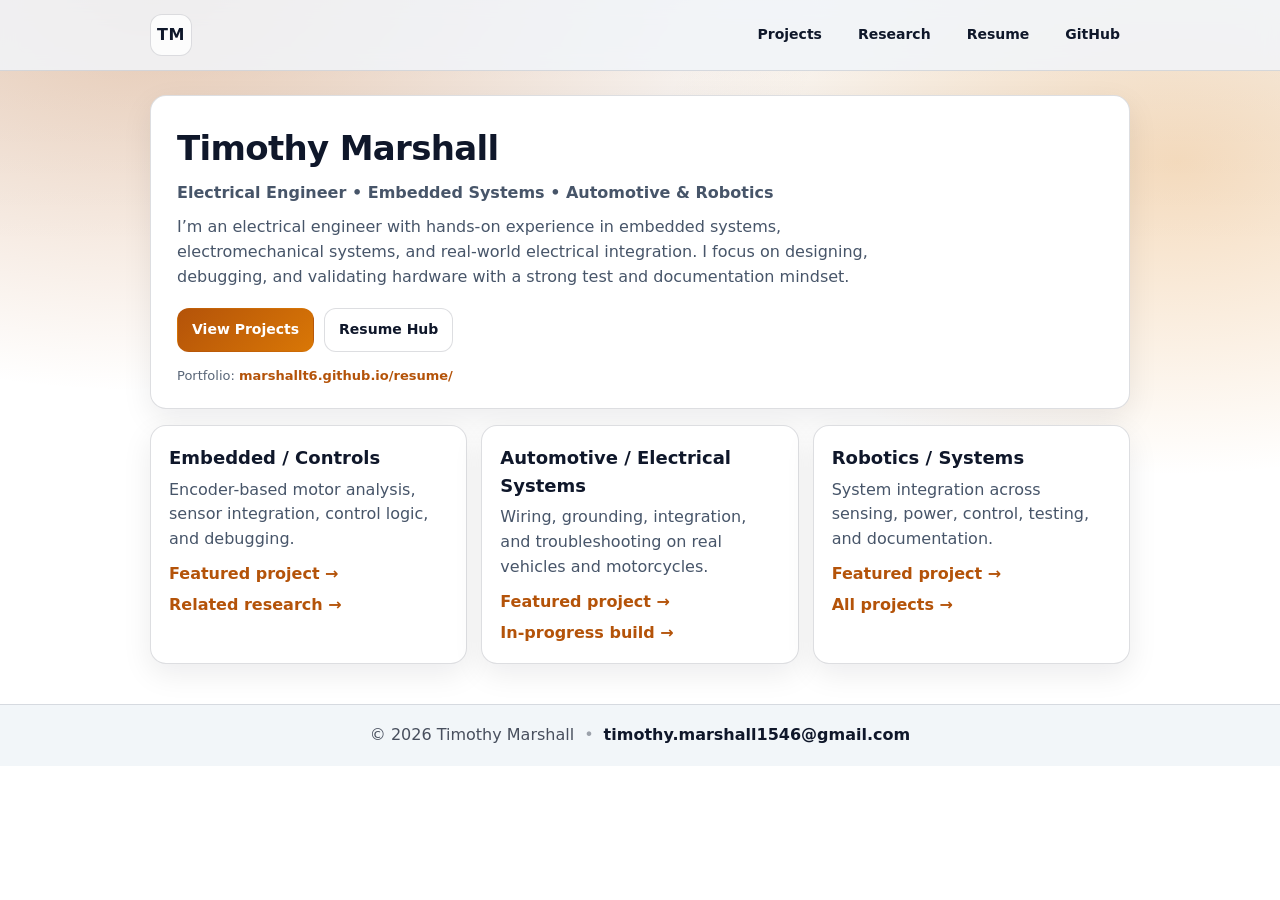
<file: index.html>
<!DOCTYPE html>
<html lang="en">
<head>
  <meta charset="UTF-8" />
  <title>Timothy Marshall | Electrical Engineer</title>
  <meta name="viewport" content="width=device-width, initial-scale=1.0" />
  <link rel="stylesheet" href="./css/style.css">
</head>

<body>
  <header class="site">
    <nav class="nav">
      <a class="brand" href="./">TM</a>

      <div class="navlinks">
        <a href="./project.html">Projects</a>
        <a href="./research.html">Research</a>
        <a href="./resume-hub.html">Resume</a>
        <a href="https://github.com/marshallt6" target="_blank" rel="noopener">GitHub</a>
      </div>
    </nav>
  </header>

  <main class="container">
    <section class="hero card">
      <h1>Timothy Marshall</h1>
      <p class="tagline">Electrical Engineer • Embedded Systems • Automotive & Robotics</p>

      <p class="summary">
        I’m an electrical engineer with hands-on experience in embedded systems,
        electromechanical systems, and real-world electrical integration.
        I focus on designing, debugging, and validating hardware with a strong
        test and documentation mindset.
      </p>

      <div class="cta">
        <a class="button primary" href="./project.html">View Projects</a>
        <a class="button" href="./resume-hub.html">Resume Hub</a>
      </div>

      <p class="meta">
        Portfolio:
        <a class="textlink" href="https://marshallt6.github.io/resume/" target="_blank" rel="noopener">
          marshallt6.github.io/resume/
        </a>
      </p>
    </section>

    <section class="grid">
      <article class="card project">
        <h2>Embedded / Controls</h2>
        <p>
          Encoder-based motor analysis, sensor integration,
          control logic, and debugging.
        </p>
        <a class="textlink" href="./projects/personal-robotics.html">
          Featured project →
        </a>
        <div style="margin-top: 6px;">
          <a class="textlink" href="./research.html">
            Related research →
          </a>
        </div>
      </article>

      <article class="card project">
        <h2>Automotive / Electrical Systems</h2>
        <p>
          Wiring, grounding, integration, and troubleshooting
          on real vehicles and motorcycles.
        </p>
        <a class="textlink" href="./projects/kz650-restomod.html">
          Featured project →
        </a>
        <div style="margin-top: 6px;">
          <a class="textlink" href="./projects/firebird-lt1.html">
            In-progress build →
          </a>
        </div>
      </article>

      <article class="card project">
        <h2>Robotics / Systems</h2>
        <p>
          System integration across sensing, power,
          control, testing, and documentation.
        </p>
        <a class="textlink" href="./projects/sar-capstone.html">
          Featured project →
        </a>
        <div style="margin-top: 6px;">
          <a class="textlink" href="./project.html">
            All projects →
          </a>
        </div>
      </article>
    </section>
  </main>

  <footer class="footer">
    <div class="container footer-inner">
      <span>© <span id="y"></span> Timothy Marshall</span>
      <span class="sep">•</span>
      <a class="textlink" href="mailto:timothy.marshall1546@gmail.com">
        timothy.marshall1546@gmail.com
      </a>
    </div>
  </footer>

  <script>
    document.getElementById("y").textContent = new Date().getFullYear();
  </script>
</body>
</html>
</file>
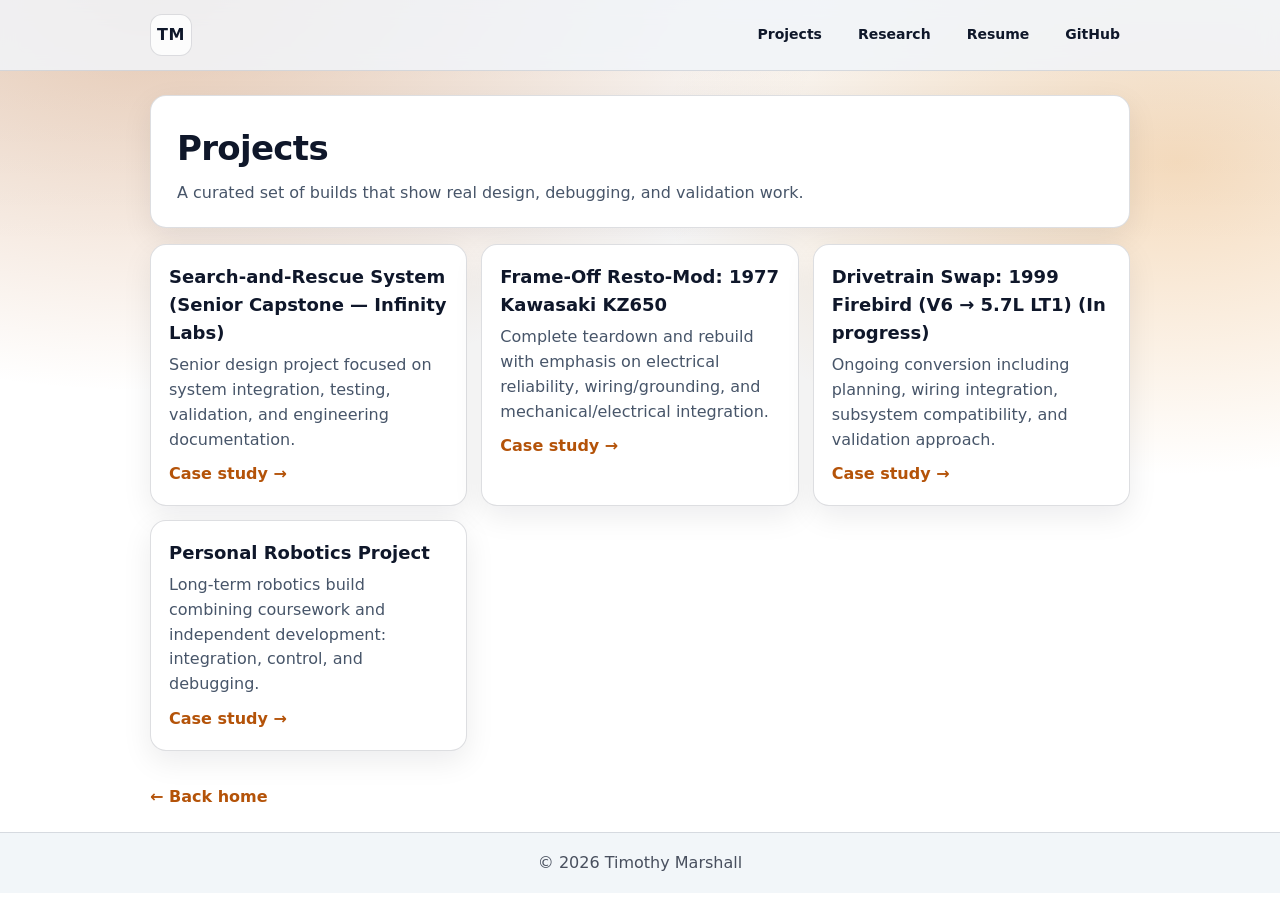
<file: project.html>
<!DOCTYPE html>
<html lang="en">
<head>
  <meta charset="UTF-8" />
  <title>Projects | Timothy Marshall</title>
  <meta name="viewport" content="width=device-width, initial-scale=1.0" />
  <link rel="stylesheet" href="./css/style.css">
</head>

<body>
  <header class="site">
    <nav class="nav">
      <a class="brand" href="./">TM</a>

      <div class="navlinks">
        <a href="./project.html">Projects</a>
        <a href="./research.html">Research</a>
        <a href="./resume-hub.html">Resume</a>
        <a href="https://github.com/marshallt6" target="_blank" rel="noopener">GitHub</a>
      </div>
    </nav>
  </header>

  <main class="container">
    <section class="hero card">
      <h1>Projects</h1>
      <p class="summary">
        A curated set of builds that show real design, debugging, and validation work.
      </p>
    </section>

    <section class="grid">
      <article class="card project">
        <h2>Search-and-Rescue System (Senior Capstone — Infinity Labs)</h2>
        <p>
          Senior design project focused on system integration, testing, validation,
          and engineering documentation.
        </p>
        <a class="textlink" href="./projects/sar-capstone.html">Case study →</a>
      </article>

      <article class="card project">
        <h2>Frame-Off Resto-Mod: 1977 Kawasaki KZ650</h2>
        <p>
          Complete teardown and rebuild with emphasis on electrical reliability,
          wiring/grounding, and mechanical/electrical integration.
        </p>
        <a class="textlink" href="./projects/kz650-restomod.html">Case study →</a>
      </article>

      <article class="card project">
        <h2>Drivetrain Swap: 1999 Firebird (V6 → 5.7L LT1) <span class="muted">(In progress)</span></h2>
        <p>
          Ongoing conversion including planning, wiring integration, subsystem compatibility,
          and validation approach.
        </p>
        <a class="textlink" href="./projects/firebird-lt1.html">Case study →</a>
      </article>

      <article class="card project">
        <h2>Personal Robotics Project</h2>
        <p>
          Long-term robotics build combining coursework and independent development:
          integration, control, and debugging.
        </p>
        <a class="textlink" href="./projects/personal-robotics.html">Case study →</a>
      </article>
    </section>

    <p style="margin-top: 18px;">
      <a class="textlink" href="./">← Back home</a>
    </p>
  </main>

  <footer class="footer">
    <div class="container footer-inner">
      <span>© <span id="y"></span> Timothy Marshall</span>
    </div>
  </footer>

  <script>
    document.getElementById("y").textContent = new Date().getFullYear();
  </script>
</body>
</html>
</file>
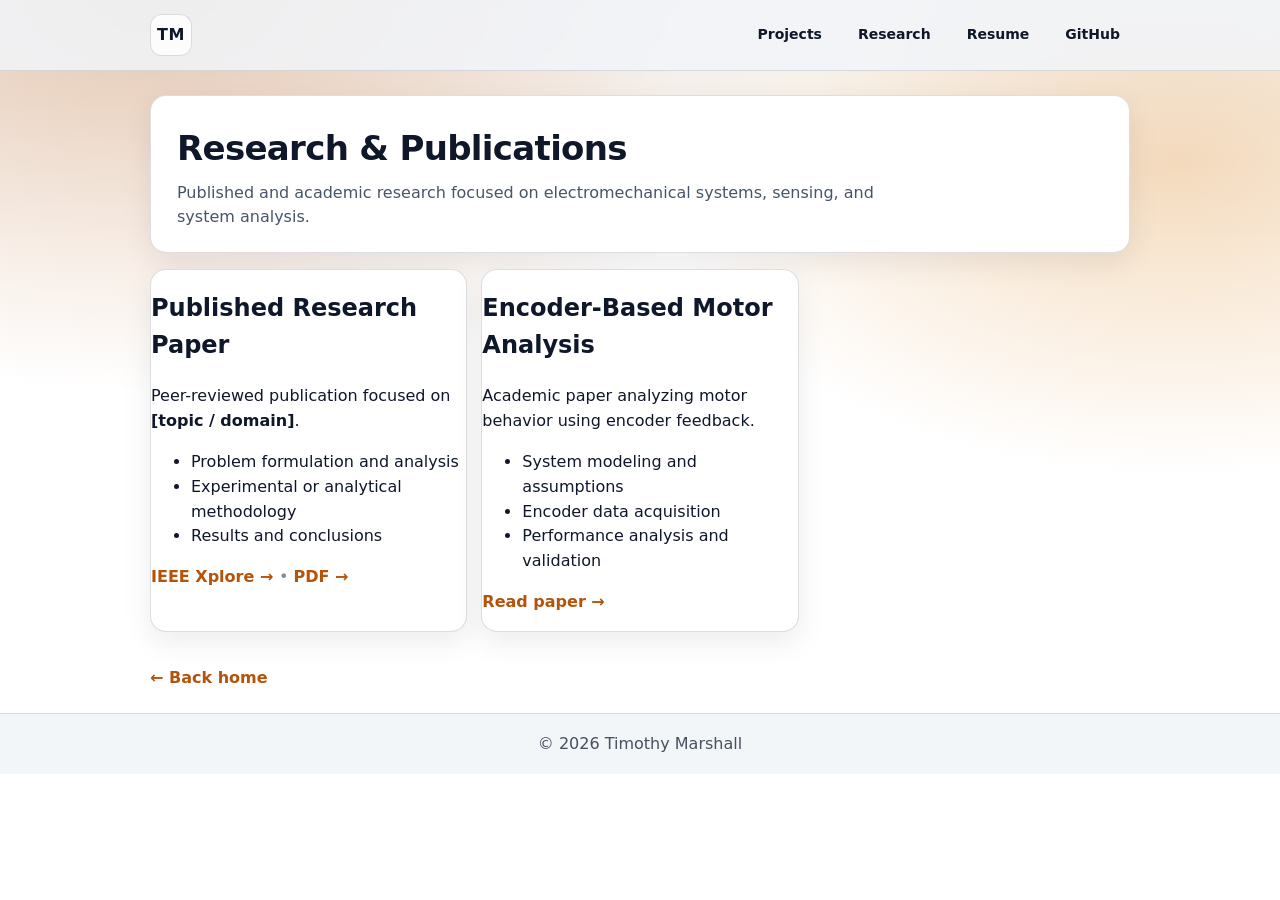
<file: research.html>
<!DOCTYPE html>
<html lang="en">
<head>
  <meta charset="UTF-8" />
  <title>Research & Publications | Timothy Marshall</title>
  <meta name="viewport" content="width=device-width, initial-scale=1.0" />
  <link rel="stylesheet" href="./css/style.css">
</head>

<body>
  <header class="site">
    <nav class="nav">
      <a class="brand" href="./">TM</a>

      <div class="navlinks">
        <a href="./project.html">Projects</a>
        <a href="./research.html">Research</a>
        <a href="./resume-hub.html">Resume</a>
        <a href="https://github.com/marshallt6" target="_blank" rel="noopener">GitHub</a>
      </div>
    </nav>
  </header>

  <main class="container">
    <section class="hero card">
      <h1>Research & Publications</h1>
      <p class="summary">
        Published and academic research focused on electromechanical systems,
        sensing, and system analysis.
      </p>
    </section>

    <section class="grid">
      <article class="card">
        <h2>Published Research Paper</h2>
        <p class="muted">
          Peer-reviewed publication focused on <strong>[topic / domain]</strong>.
        </p>
        <ul>
          <li>Problem formulation and analysis</li>
          <li>Experimental or analytical methodology</li>
          <li>Results and conclusions</li>
        </ul>
          <p>
            <a class="textlink"
               href="https://ieeexplore.ieee.org/document/10670632"
               target="_blank"
               rel="noopener">
              IEEE Xplore →
            </a>
            <span class="sep">•</span>
            <a class="textlink"
               href="./published-paper.pdf"
               target="_blank"
               rel="noopener">
              PDF →
            </a>
          </p>

      </article>

      <article class="card">
        <h2>Encoder-Based Motor Analysis</h2>
        <p class="muted">
          Academic paper analyzing motor behavior using encoder feedback.
        </p>
        <ul>
          <li>System modeling and assumptions</li>
          <li>Encoder data acquisition</li>
          <li>Performance analysis and validation</li>
        </ul>
        <p>
          <a class="textlink" href="./encoder-motor.pdf" target="_blank" rel="noopener">
            Read paper →
          </a>
        </p>
      </article>
    </section>

    <p style="margin-top: 18px;">
      <a class="textlink" href="./">← Back home</a>
    </p>
  </main>

  <footer class="footer">
    <div class="container footer-inner">
      <span>© <span id="y"></span> Timothy Marshall</span>
    </div>
  </footer>

  <script>
    document.getElementById("y").textContent = new Date().getFullYear();
  </script>
</body>
</html>
</file>
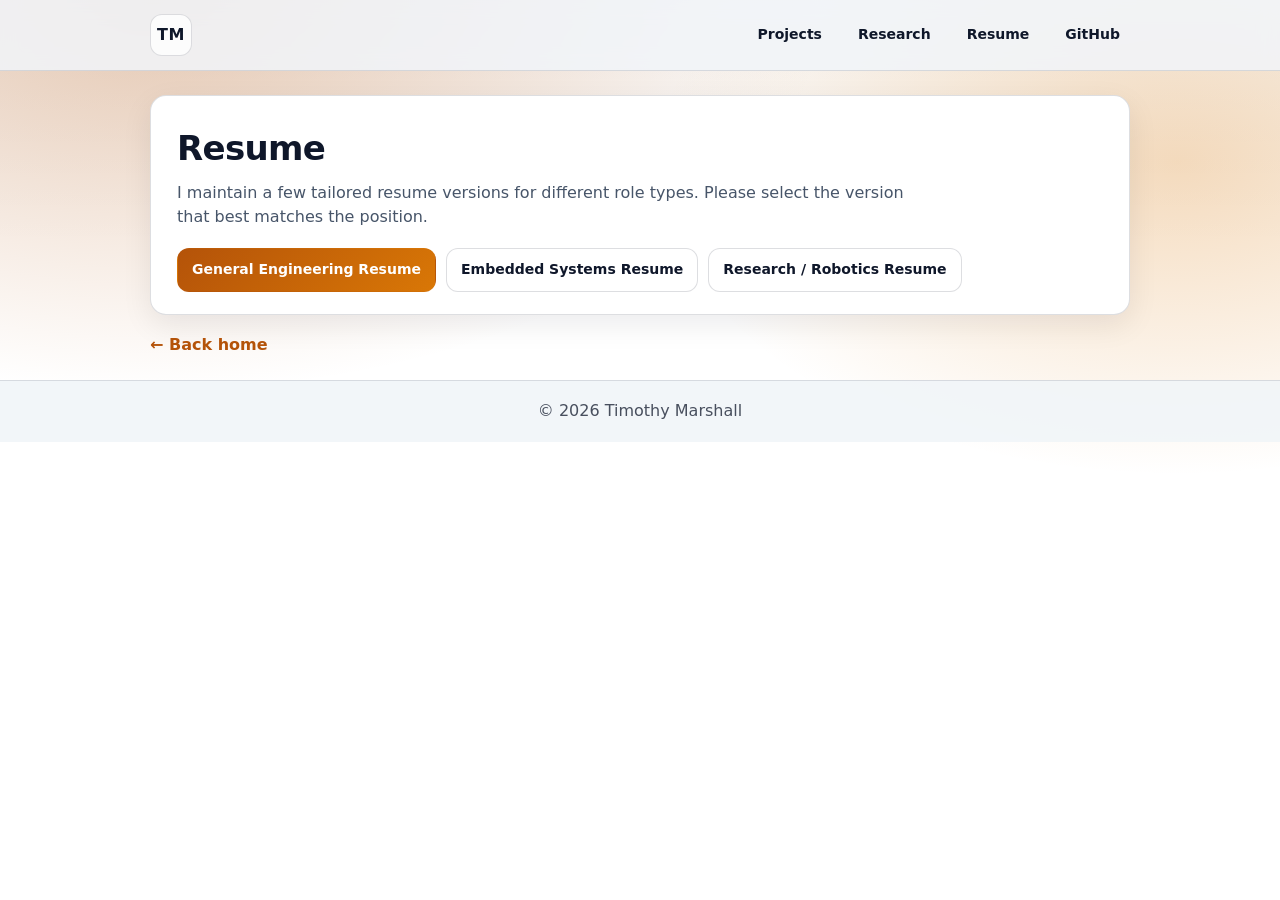
<file: resume-hub.html>
<!DOCTYPE html>
<html lang="en">
<head>
  <meta charset="UTF-8" />
  <title>Resume | Timothy Marshall</title>
  <meta name="viewport" content="width=device-width, initial-scale=1.0" />
  <link rel="stylesheet" href="./css/style.css">
</head>

<body>
  <header class="site">
    <nav class="nav">
      <a class="brand" href="./">TM</a>
      <div class="navlinks">
        <a href="./project.html">Projects</a>
        <a href="./research.html">Research</a>
        <a href="./resume-hub.html">Resume</a>
        <a href="https://github.com/marshallt6" target="_blank" rel="noopener">GitHub</a>
      </div>
    </nav>
  </header>

  <main class="container">
    <section class="hero card">
      <h1>Resume</h1>
      <p class="summary">
        I maintain a few tailored resume versions for different role types.
        Please select the version that best matches the position.
      </p>

      <div class="cta">
        <a class="button primary"
           href="./resume-general.pdf"
           target="_blank"
           rel="noopener">
          General Engineering Resume
        </a>

        <a class="button"
           href="./resume-embedded.pdf"
           target="_blank"
           rel="noopener">
          Embedded Systems Resume
        </a>

        <a class="button"
           href="./resume-research.pdf"
           target="_blank"
           rel="noopener">
          Research / Robotics Resume
        </a>
      </div>
    </section>

    <p style="margin-top: 18px;">
      <a class="textlink" href="./">← Back home</a>
    </p>
  </main>

  <footer class="footer">
    <div class="container footer-inner">
      <span>© <span id="y"></span> Timothy Marshall</span>
    </div>
  </footer>

  <script>
    document.getElementById("y").textContent = new Date().getFullYear();
  </script>
</body>
</html>
</file>
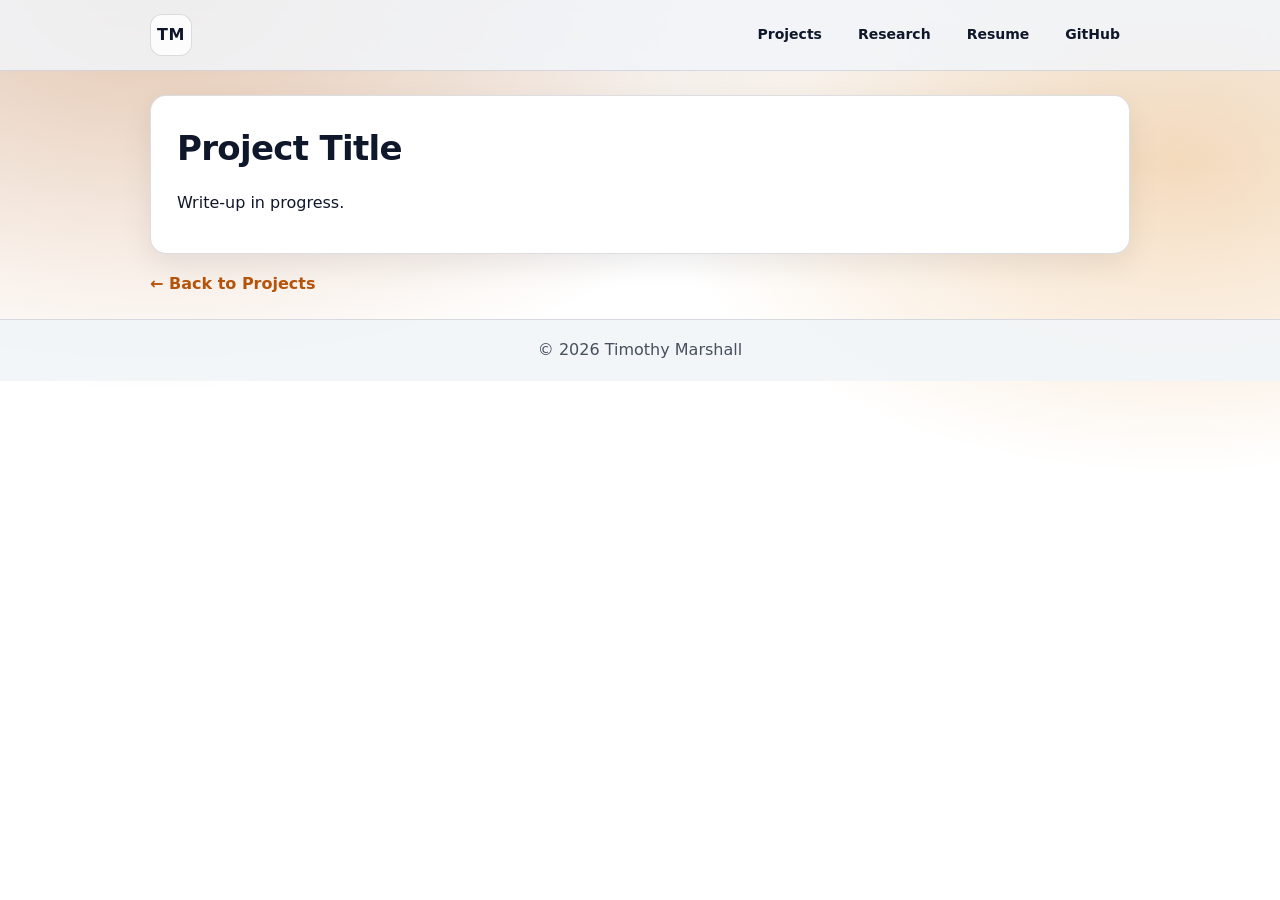
<file: projects/firebird-lt1.html>
<!DOCTYPE html>
<html lang="en">
<head>
  <meta charset="UTF-8" />
  <title>Project | Timothy Marshall</title>
  <meta name="viewport" content="width=device-width, initial-scale=1.0" />
  <link rel="stylesheet" href="../css/style.css">
</head>

<body>
  <header class="site">
    <nav class="nav">
      <a class="brand" href="../">TM</a>
      <div class="navlinks">
        <a href="../project.html">Projects</a>
        <a href="../research.html">Research</a>
        <a href="../resume.pdf">Resume</a>
        <a href="https://github.com/marshallt6" target="_blank" rel="noopener">GitHub</a>
      </div>
    </nav>
  </header>

  <main class="container">
    <section class="hero card">
      <h1>Project Title</h1>
      <p class="muted">Write-up in progress.</p>
    </section>

    <p style="margin-top: 18px;">
      <a class="textlink" href="../project.html">← Back to Projects</a>
    </p>
  </main>

  <footer class="footer">
    <div class="container footer-inner">
      <span>© <span id="y"></span> Timothy Marshall</span>
    </div>
  </footer>

  <script>
    document.getElementById("y").textContent = new Date().getFullYear();
  </script>
</body>
</html>
</file>
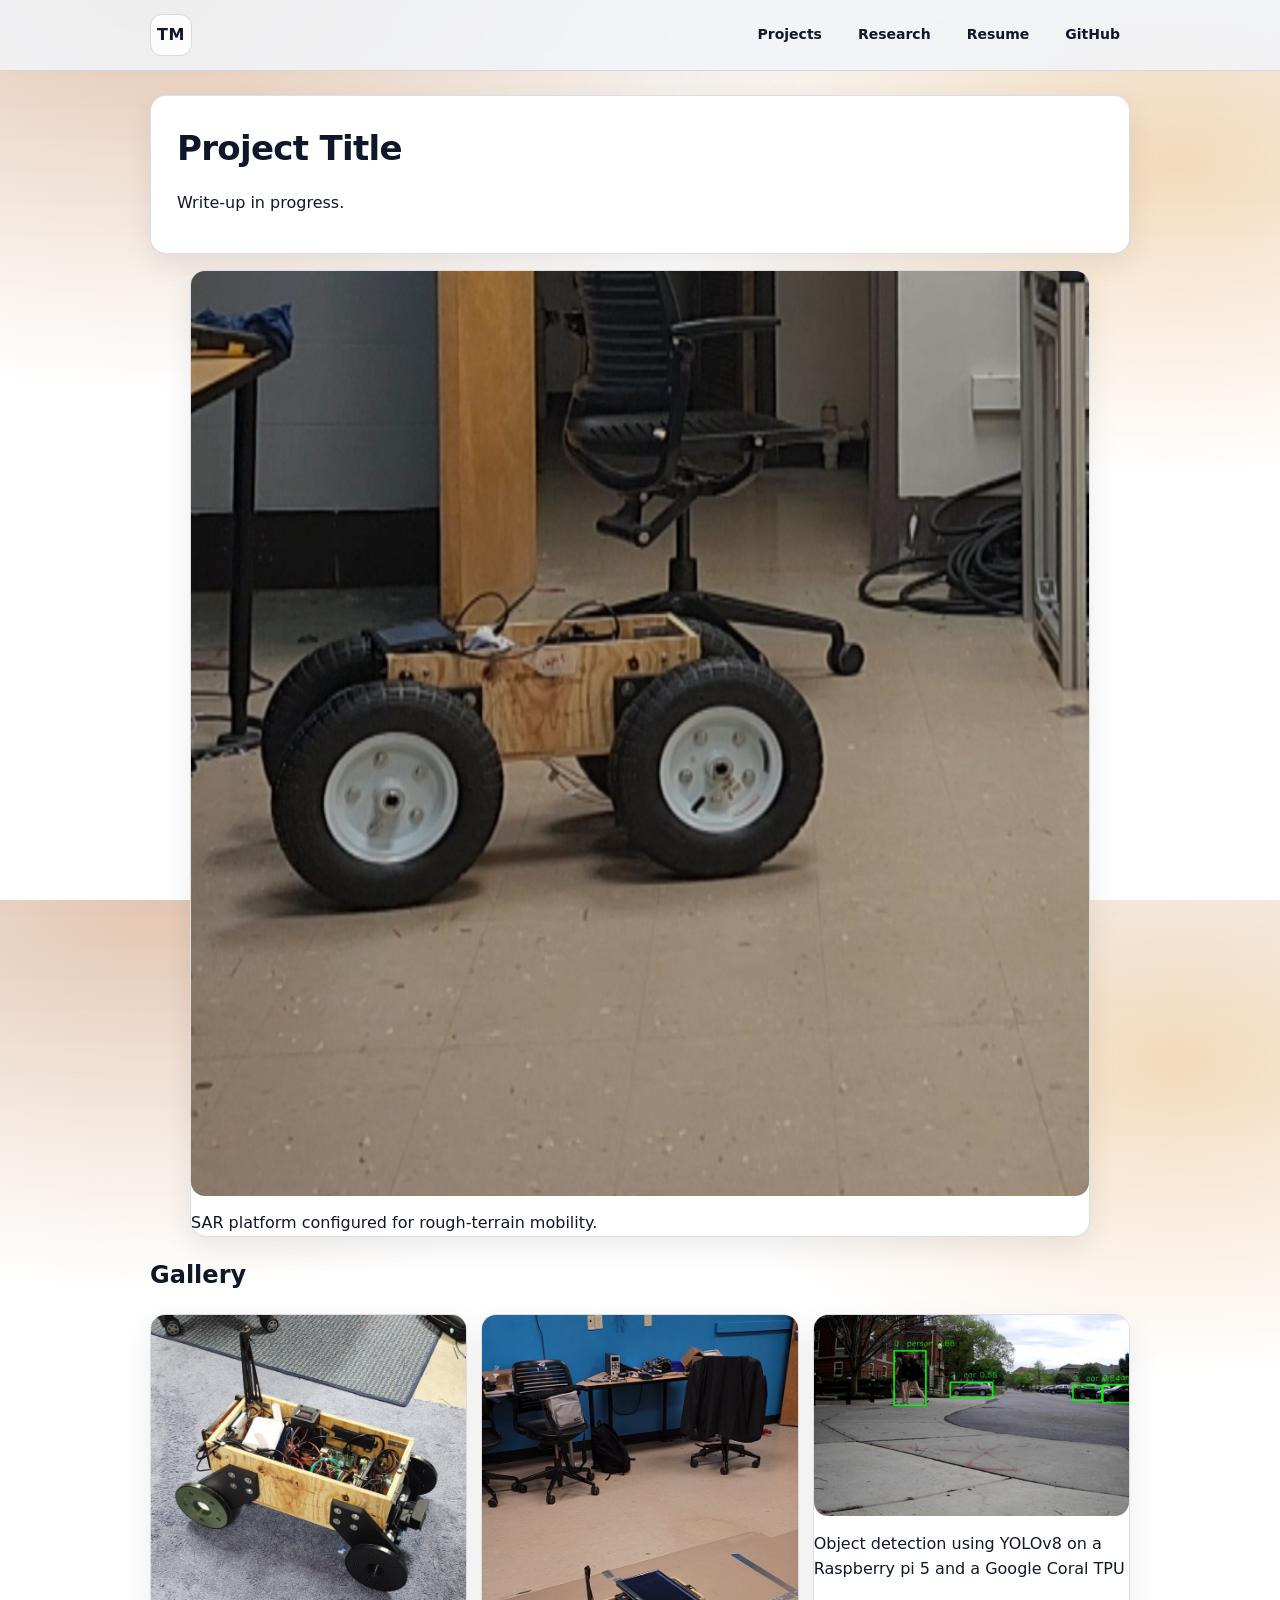
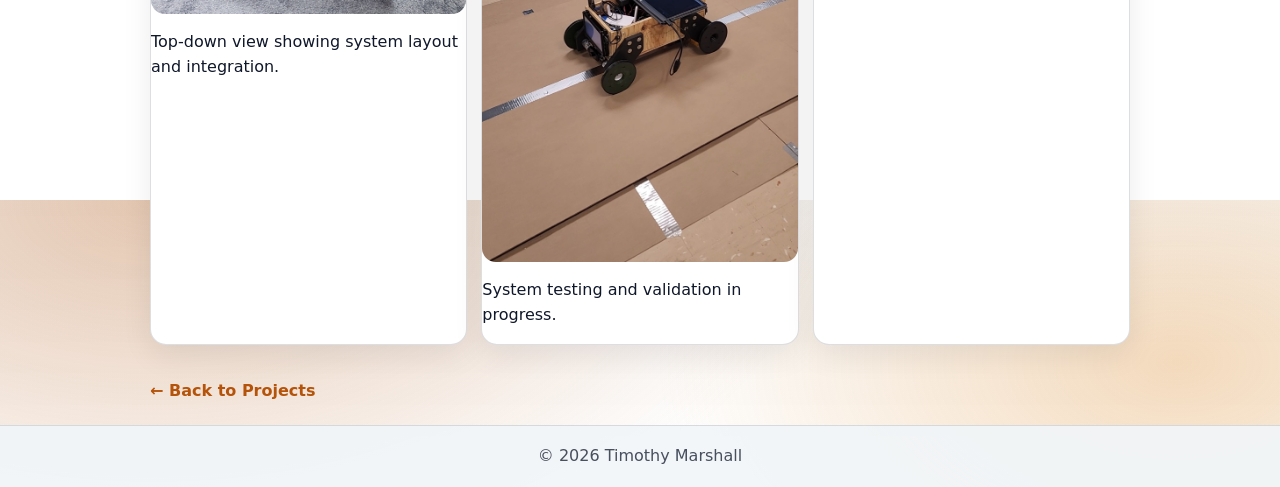
<file: projects/sar-capstone.html>
<!DOCTYPE html>
<html lang="en">
<head>
  <meta charset="UTF-8" />
  <title>Project | Timothy Marshall</title>
  <meta name="viewport" content="width=device-width, initial-scale=1.0" />
  <link rel="stylesheet" href="../css/style.css">
</head>

<body>
  <header class="site">
    <nav class="nav">
      <a class="brand" href="../">TM</a>
      <div class="navlinks">
        <a href="../project.html">Projects</a>
        <a href="../research.html">Research</a>
        <a href="../resume.pdf">Resume</a>
        <a href="https://github.com/marshallt6" target="_blank" rel="noopener">GitHub</a>
      </div>
    </nav>
  </header>

  <main class="container">
    <section class="hero card">
      <h1>Project Title</h1>
      <p class="muted">Write-up in progress.</p>
    </section>

      <figure class="card" style="margin-top: 16px;">
        <img
          src="../assets/sar/sar-bigwheels.jpg"
          alt="SAR platform with large wheels for terrain traversal"
          style="width:100%; border-radius: 14px;"
        >
        <figcaption class="muted" style="margin-top: 8px;">
          SAR platform configured for rough-terrain mobility.
        </figcaption>
      </figure>
      
      <section style="margin-top: 16px;">
        <h2>Gallery</h2>
      
        <div class="grid">
          <article class="card">
            <img
              src="../assets/sar/sar-topview.jpg"
              alt="Top-down view of SAR system layout"
              style="width:100%; border-radius: 14px;"
            >
            <p class="muted" style="margin-top: 8px;">
              Top-down view showing system layout and integration.
            </p>
          </article>
      
          <article class="card">
            <img
              src="../assets/sar/sar-testing.jpg"
              alt="SAR system during testing"
              style="width:100%; border-radius: 14px;"
            >
            <p class="muted" style="margin-top: 8px;">
              System testing and validation in progress.
            </p>
          </article>


            <article class="card">
            <img
              src="../assets/sar/object-detection.jpg"
              alt="Object detection using a Google Coral TPU and YOLO"
              style="width:100%; border-radius: 14px;"
            >
            <p class="muted" style="margin-top: 8px;">
              Object detection using YOLOv8 on a Raspberry pi 5 and a Google Coral TPU
            </p>
          </article>

          
        </div>
      </section>

<!--
          <section style="margin-top: 16px;">
      <h2>Video Demonstration</h2>
    
      <div class="card">
        <div style="position: relative; padding-top: 56.25%;">
          <iframe
            src="https://www.youtube.com/embed/VIDEO_ID"
            title="SAR system demonstration"
            style="position: absolute; inset: 0; width: 100%; height: 100%; border: 0; border-radius: 14px;"
            allow="accelerometer; autoplay; clipboard-write; encrypted-media; gyroscope; picture-in-picture"
            allowfullscreen>
          </iframe>
        </div>
    
        <p class="muted" style="margin-top: 10px;">
          Demonstration of the SAR platform during testing and validation.
        </p>
      </div>
    </section>

-->

    
    <p style="margin-top: 18px;">
      <a class="textlink" href="../project.html">← Back to Projects</a>
    </p>
  </main>

  <footer class="footer">
    <div class="container footer-inner">
      <span>© <span id="y"></span> Timothy Marshall</span>
    </div>
  </footer>

  <script>
    document.getElementById("y").textContent = new Date().getFullYear();
  </script>
</body>
</html>
</file>
<file: css/style.css>
/* Theme A — Clean Minimal */
:root{
  --bg: #ffffff;
  --text: #0f172a;
  --muted: #475569;
  --border: rgba(15, 23, 42, 0.14);
  --card: #ffffff;
  --shadow: 0 10px 30px rgba(2, 6, 23, 0.08);
  --accent: #b45309;
  --accent2: #d97706;
  --radius: 16px;
  --max: 980px;
}

*{ box-sizing:border-box; }
html,body{ height:100%; }
body{
  margin:0;
  font-family: ui-sans-serif, system-ui, -apple-system, Segoe UI, Roboto, Helvetica, Arial, "Apple Color Emoji","Segoe UI Emoji";
 background:
  radial-gradient(1200px 700px at 12% 0%, color-mix(in srgb, var(--accent) 30%, transparent), transparent 56%),
  radial-gradient(900px 540px at 92% 18%, color-mix(in srgb, var(--accent2) 26%, transparent), transparent 58%),
  linear-gradient(180deg, rgba(2, 6, 23, 0.03), transparent 28%),
  var(--bg);

  color: var(--text);
  line-height: 1.55;
}


a{ color: inherit; text-decoration: none; }
a:hover{ text-decoration: underline; text-underline-offset: 4px; }

.container{
  width: min(var(--max), calc(100% - 36px));
  margin: 0 auto;
}

.site{
  position: sticky;
  top:0;
  backdrop-filter: blur(10px);
  background: rgba(241,245,249,0.85); /* light gray */
  border-bottom: 1px solid rgba(15,23,42,0.12);
  z-index: 5;
}



.nav{
  width: min(var(--max), calc(100% - 36px));
  margin: 0 auto;
  display:flex;
  align-items:center;
  justify-content:space-between;
  padding: 14px 0;
}
.brand{
  display:inline-flex;
  align-items:center;
  justify-content:center;
  width: 42px; height: 42px;
  border: 1px solid var(--border);
  border-radius: 12px;
  font-weight: 700;
  letter-spacing: 0.5px;
  background: rgba(255,255,255,0.8);
}
.navlinks{ display:flex; gap: 16px; align-items:center; }
.navlinks a{
  color: var(--muted);
  font-weight: 600;
  font-size: 14px;
  padding: 8px 10px;
  border-radius: 10px;
}
.navlinks a:hover{ background: rgba(15,23,42,0.04); text-decoration:none; }
.navlinks a.active{ color: var(--text); background: rgba(37,99,235,0.10); }
.navlinks a:hover{
  background: color-mix(in srgb, var(--accent) 10%, rgba(15,23,42,0.04));
  text-decoration:none;
}



.card{
  background: var(--card);
  border: 1px solid var(--border);
  border-radius: var(--radius);
  box-shadow: var(--shadow);
}

.hero{
  margin-top: 28px;
  padding: 26px 26px 22px;
}
h1{ margin: 0 0 6px; font-size: 34px; letter-spacing: -0.02em; }
.tagline{ margin: 0 0 10px; color: var(--muted); font-weight: 600; }
.summary{ margin: 0; color: var(--muted); max-width: 72ch; }

.cta{ display:flex; flex-wrap:wrap; gap: 10px; margin-top: 18px; }
.button{
  display:inline-flex;
  align-items:center;
  justify-content:center;
  padding: 10px 14px;
  border-radius: 12px;
  border: 1px solid var(--border);
  background: #ffffff;
  font-weight: 700;
  font-size: 14px;
  text-decoration:none !important;
}
.button:hover{ background: rgba(15,23,42,0.03); }
.button.primary{
  background: linear-gradient(135deg, var(--accent), var(--accent2));
  color: #fff;
  border-color: transparent;
}
.button.primary:hover{ filter: brightness(1.02); }

.meta{ margin: 14px 0 0; color: rgba(71,85,105,0.9); font-size: 13px; }

.grid{
  display:grid;
  grid-template-columns: repeat(3, 1fr);
  gap: 14px;
  margin: 14px 0 34px;
}

.project{ padding: 18px; }
.project h2{ margin: 0 0 6px; font-size: 18px; }
.project p{ margin: 0 0 10px; color: var(--muted); }

.textlink{ color: var(--accent); font-weight: 700; text-decoration:none !important; }
.textlink:hover{ text-decoration: underline !important; }

.footer{
  border-top: 1px solid rgba(15,23,42,0.12);
  padding: 18px 0;
  background: rgba(241,245,249,0.90);
  color: rgba(15,23,42,0.75);
}


.site a,
.footer a{
  color: var(--text);
}

.site a:hover,
.footer a:hover{
  color: var(--accent);
}


.footer-inner{ display:flex; gap:10px; align-items:center; justify-content:center; flex-wrap:wrap; }
.sep{ opacity:0.5; }

main.container{
  padding-bottom: 6px;
}

.hero{
  margin-top: 24px;
}

.grid{
  margin-top: 16px;
}

@media (max-width: 880px){
  .grid{ grid-template-columns: 1fr; }
  h1{ font-size: 30px; }
}

/* ---------------------------------------
   Dark Mode (prefers-color-scheme)
--------------------------------------- */
@media (prefers-color-scheme: dark) {
  :root{
    --bg: #020617;          /* near-black */
    --text: #e5e7eb;        /* light gray */
    --muted: #9ca3af;       /* muted gray */
    --border: rgba(255,255,255,0.10);
    --card: #020617;
    --shadow: 0 12px 36px rgba(0,0,0,0.6);

    /* Keep your A2 amber accent */
    --accent: #d97706;
    --accent2: #f59e0b;
  }

  body{
    background:
      radial-gradient(1200px 650px at 12% 0%, rgba(217,119,6,0.18), transparent 55%),
      radial-gradient(900px 520px at 92% 18%, rgba(245,158,11,0.14), transparent 58%),
      var(--bg);
  }

  .site{
    background: rgba(2,6,23,0.92);
    border-bottom: 1px solid rgba(255,255,255,0.08);
  }

  .navlinks a{
    color: var(--muted);
  }
  .navlinks a:hover{
    background: rgba(255,255,255,0.06);
    color: var(--text);
  }

  .card{
    background: rgba(2,6,23,0.96);
    border-color: rgba(255,255,255,0.10);
  }

  .button{
    background: rgba(255,255,255,0.04);
    color: var(--text);
    border-color: rgba(255,255,255,0.14);
  }

  .button:hover{
    background: rgba(255,255,255,0.08);
  }

  .button.primary{
    background: linear-gradient(135deg, var(--accent), var(--accent2));
    color: #020617;
  }

  .footer{
    background: rgba(2,6,23,0.95);
    border-top: 1px solid rgba(255,255,255,0.08);
    color: rgba(229,231,235,0.8);
  }

  .footer a{
    color: rgba(229,231,235,0.9);
  }
  .footer a:hover{
    color: var(--accent2);
  }
}
</file>
